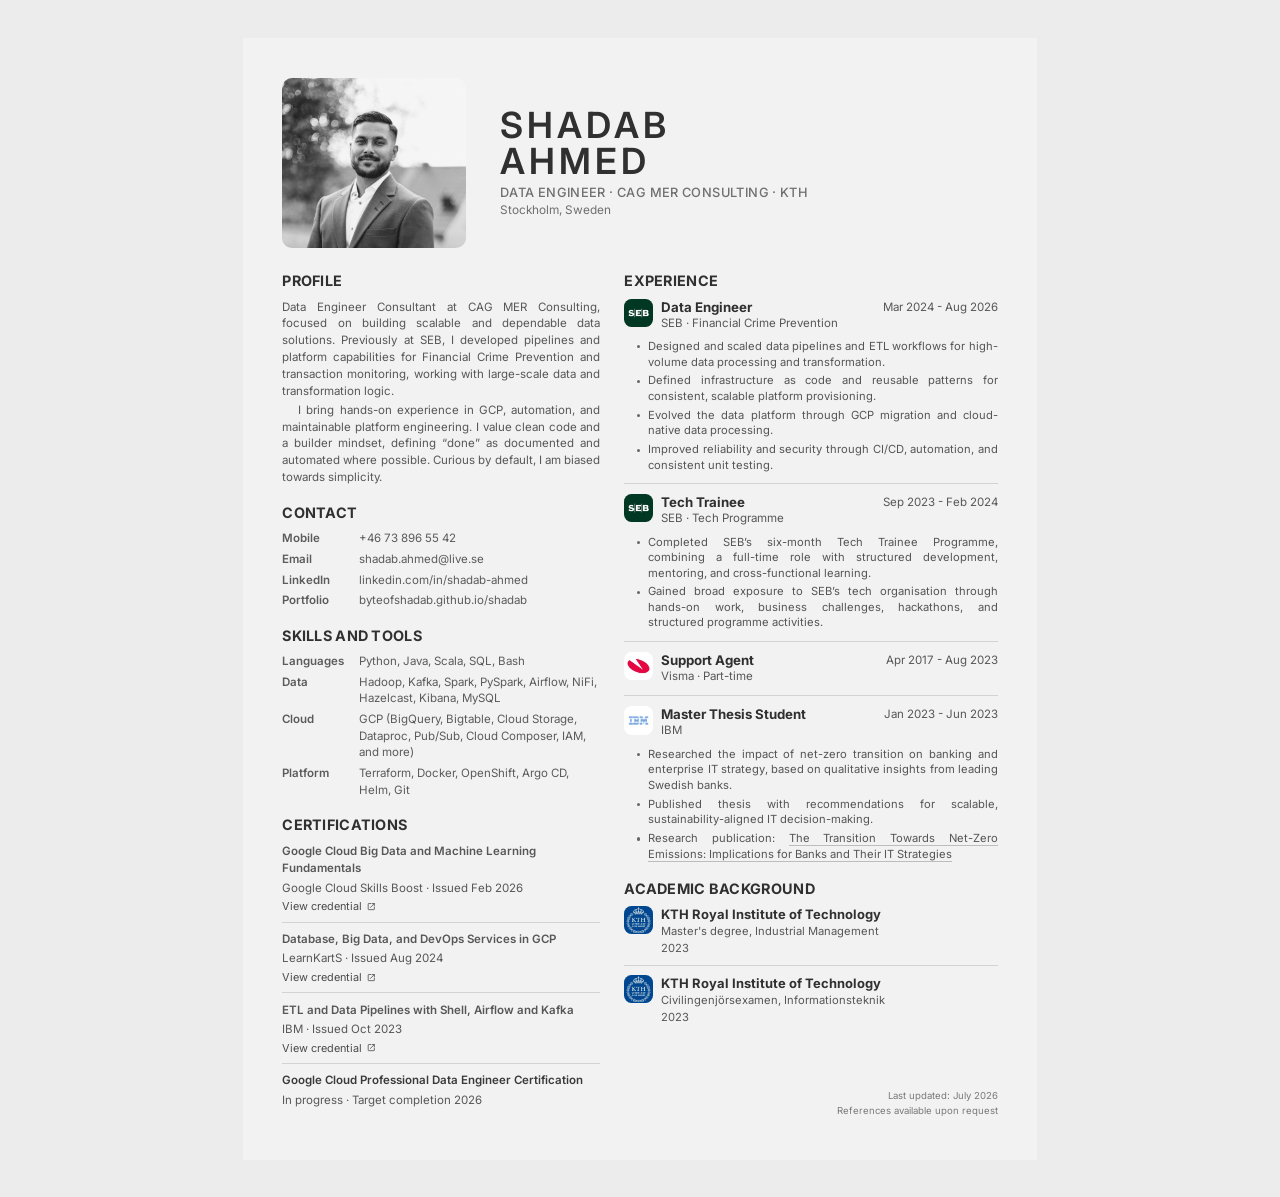
<file: cv/formal-cv.html>
<!DOCTYPE html>
<html lang="en">
<head>
  <meta charset="UTF-8" />
  <meta name="viewport" content="width=device-width, initial-scale=1.0" />
  <meta name="description" content="Formal CV - Shadab Ahmed" />
  <title>Shadab Ahmed &middot; CV</title>
  <link rel="preconnect" href="https://fonts.googleapis.com" />
  <link rel="preconnect" href="https://fonts.gstatic.com" crossorigin />
  <link href="https://fonts.googleapis.com/css2?family=Inter:wght@400;500;600;700&display=swap" rel="stylesheet" />
  <link rel="stylesheet" href="../css/formal-cv.css" />
</head>
<body>
  <main class="cv-sheet">
    <header class="cv-top">
      <figure class="cv-photo">
        <img src="../profile/profile-cropped.jpg" alt="Portrait of Shadab Ahmed" />
      </figure>

      <div class="cv-name-block">
        <h1>
          <span>SHADAB</span>
          <span>AHMED</span>
        </h1>
        <p class="cv-role">DATA ENGINEER &middot; CAG MER CONSULTING &middot; KTH</p>
        <p class="cv-location">Stockholm, Sweden</p>
      </div>
    </header>

    <section class="cv-columns">
      <div class="cv-col-left">
        <section class="cv-block cv-profile-block">
          <h2>Profile</h2>
          <p>
            Data Engineer Consultant at CAG MER Consulting, focused on building scalable and
            dependable data solutions. Previously at SEB, I developed pipelines and platform
            capabilities for Financial Crime Prevention and transaction monitoring, working
            with large-scale data and transformation logic.
            <span class="cv-indent">I bring hands-on experience in GCP, automation, and
              maintainable platform engineering. I value clean code and a builder mindset,
              defining “done” as documented and automated where possible. Curious by default,
              I am biased towards simplicity.
            </span>
          </p>
        </section>

        <section class="cv-block">
          <h2>Contact</h2>
          <ul class="detail-list">
            <li><strong>Mobile</strong> <a href="tel:+46738965542" target="_blank" rel="noopener noreferrer">+46 73 896 55 42</a></li>
            <li><strong>Email</strong> <a href="mailto:shadab.ahmed@live.se" target="_blank" rel="noopener noreferrer">shadab.ahmed@live.se</a></li>
            <li><strong>LinkedIn</strong> <a href="https://www.linkedin.com/in/shadab-ahmed-929481183/" target="_blank" rel="noopener noreferrer">linkedin.com/in/shadab-ahmed</a></li>
            <li><strong>Portfolio</strong> <a href="https://byteofshadab.github.io/shadab/" target="_blank" rel="noopener noreferrer">byteofshadab.github.io/shadab</a></li>
          </ul>
        </section>

        <section class="cv-block">
          <h2>Skills and Tools</h2>
          <ul class="skill-list">
            <li><strong>Languages</strong> Python, Java, Scala, SQL, Bash</li>
            <li><strong>Data</strong> Hadoop, Kafka, Spark, PySpark, Airflow, NiFi, Hazelcast, Kibana, MySQL</li>
            <li><strong>Cloud</strong> GCP (BigQuery, Bigtable, Cloud Storage, Dataproc, Pub/Sub, Cloud Composer, IAM, and more)</li>
            <li><strong>Platform</strong> Terraform, Docker, OpenShift, Argo CD, Helm, Git</li>
          </ul>
        </section>

        <section class="cv-block">
          <h2>Certifications</h2>
          <ul class="cert-list">
            <li class="cert-item">
              <p class="cert-name">Google Cloud Big Data and Machine Learning Fundamentals</p>
              <p class="cert-meta">Google Cloud Skills Boost &middot; Issued Feb 2026 </p>
              <a class="cert-link" href="https://www.coursera.org/account/accomplishments/verify/H1DDDD8MLZFL" target="_blank" rel="noopener noreferrer">
                <span>View credential</span>
                <svg viewBox="0 0 24 24" aria-hidden="true">
                  <path d="M14 5h5v5" fill="none" stroke="currentColor" stroke-width="1.8" stroke-linecap="round" stroke-linejoin="round" />
                  <path d="M10 14 19 5" fill="none" stroke="currentColor" stroke-width="1.8" stroke-linecap="round" />
                  <path d="M19 13v5a1 1 0 0 1-1 1h-12a1 1 0 0 1-1-1V6a1 1 0 0 1 1-1h5" fill="none" stroke="currentColor" stroke-width="1.8" stroke-linecap="round" />
                </svg>
              </a>
            </li>
            <li class="cert-item">
              <p class="cert-name">Database, Big Data, and DevOps Services in GCP</p>
              <p class="cert-meta">LearnKartS &middot; Issued Aug 2024 </p>
              <a class="cert-link" href="https://www.coursera.org/account/accomplishments/verify/EZM6YX4YM3XH" target="_blank" rel="noopener noreferrer">
                <span>View credential</span>
                <svg viewBox="0 0 24 24" aria-hidden="true">
                  <path d="M14 5h5v5" fill="none" stroke="currentColor" stroke-width="1.8" stroke-linecap="round" stroke-linejoin="round" />
                  <path d="M10 14 19 5" fill="none" stroke="currentColor" stroke-width="1.8" stroke-linecap="round" />
                  <path d="M19 13v5a1 1 0 0 1-1 1h-12a1 1 0 0 1-1-1V6a1 1 0 0 1 1-1h5" fill="none" stroke="currentColor" stroke-width="1.8" stroke-linecap="round" />
                </svg>
              </a>
            </li>
            <li class="cert-item">
              <p class="cert-name">ETL and Data Pipelines with Shell, Airflow and Kafka</p>
              <p class="cert-meta">IBM &middot; Issued Oct 2023 </p>
              <a class="cert-link" href="https://www.coursera.org/account/accomplishments/certificate/ZX5PS79YV9FN" target="_blank" rel="noopener noreferrer">
                <span>View credential</span>
                <svg viewBox="0 0 24 24" aria-hidden="true">
                  <path d="M14 5h5v5" fill="none" stroke="currentColor" stroke-width="1.8" stroke-linecap="round" stroke-linejoin="round" />
                  <path d="M10 14 19 5" fill="none" stroke="currentColor" stroke-width="1.8" stroke-linecap="round" />
                  <path d="M19 13v5a1 1 0 0 1-1 1h-12a1 1 0 0 1-1-1V6a1 1 0 0 1 1-1h5" fill="none" stroke="currentColor" stroke-width="1.8" stroke-linecap="round" />
                </svg>
              </a>
            </li>
            <li class="cert-item cert-item-progress">
              <p class="cert-name">Google Cloud Professional Data Engineer Certification</p>
              <p class="cert-meta">In progress &middot; Target completion 2026</p>
            </li>
          </ul>
        </section>
      </div>

      <div class="cv-col-right">
        <section class="cv-block">
          <h2>Experience</h2>

          <article class="exp-entry">
            <header class="exp-head">
              <div class="exp-left">
                <img class="org-logo" src="../logos/seb_logo.jpeg" alt="SEB logo" />
                <div>
                  <h3>Data Engineer</h3>
                  <p class="exp-org">SEB &middot; Financial Crime Prevention</p>
                </div>
              </div>
              <p class="exp-date">Mar 2024 - Aug 2026</p>
            </header>
            <ul class="exp-list">
              <li>Designed and scaled data pipelines and ETL workflows for high-volume data processing and transformation.</li>
              <li>Defined infrastructure as code and reusable patterns for consistent, scalable platform provisioning.</li>
              <li>Evolved the data platform through GCP migration and cloud-native data processing.</li>
              <li>Improved reliability and security through CI/CD, automation, and consistent unit testing.</li>
            </ul>
          </article>

          <article class="exp-entry">
            <header class="exp-head">
              <div class="exp-left">
                <img class="org-logo" src="../logos/seb_logo.jpeg" alt="SEB logo" />
                <div>
                  <h3>Tech Trainee</h3>
                  <p class="exp-org">SEB &middot; Tech Programme</p>
                </div>
              </div>
              <p class="exp-date">Sep 2023 - Feb 2024</p>
            </header>
            <ul class="exp-list">
              <li>Completed SEB’s six-month Tech Trainee Programme, combining a full-time role with structured development, mentoring, and cross-functional learning.</li>
              <li>Gained broad exposure to SEB’s tech organisation through hands-on work, business challenges, hackathons, and structured programme activities.</li>
            </ul>
          </article>

          <article class="exp-entry">
            <header class="exp-head">
              <div class="exp-left">
                <img class="org-logo" src="../logos/visma_logo.jpeg" alt="Visma logo" />
                <div>
                  <h3>Support Agent</h3>
                  <p class="exp-org">Visma &middot; Part-time</p>
                </div>
              </div>
              <p class="exp-date">Apr 2017 - Aug 2023</p>
            </header>
          </article>

          <article class="exp-entry">
            <header class="exp-head">
              <div class="exp-left">
                <img class="org-logo" src="../logos/ibm_logo.jpeg" alt="IBM logo" />
                <div>
                  <h3>Master Thesis Student</h3>
                  <p class="exp-org">IBM</p>
                </div>
              </div>
              <p class="exp-date">Jan 2023 - Jun 2023</p>
            </header>
            <ul class="exp-list">
              <li>Researched the impact of net-zero transition on banking and enterprise IT strategy, based on qualitative insights from leading Swedish banks.</li>
              <li>Published thesis with recommendations for scalable, sustainability-aligned IT decision-making.</li>
              <li>
                Research publication:
                <a href="https://kth.diva-portal.org/smash/record.jsf?pid=diva2%3A1768208&dswid=-8555" target="_blank" rel="noopener noreferrer">
                  The Transition Towards Net-Zero Emissions: Implications for Banks and Their IT Strategies
                </a>
              </li>
            </ul>
          </article>
        </section>

        <section class="cv-block">
          <h2>Academic Background</h2>

          <article class="edu-entry">
            <div class="edu-head">
              <img class="org-logo" src="../logos/kth_logo.jpeg" alt="KTH logo" />
              <div>
                <h3>KTH Royal Institute of Technology</h3>
                <p>Master's degree, Industrial Management</p>
                <p class="edu-date">2023</p>
              </div>
            </div>
          </article>

          <article class="edu-entry">
            <div class="edu-head">
              <img class="org-logo" src="../logos/kth_logo.jpeg" alt="KTH logo" />
              <div>
                <h3>KTH Royal Institute of Technology</h3>
                <p>Civilingenjörsexamen, Informationsteknik</p>
                <p class="edu-date">2023</p>
              </div>
            </div>
          </article>
        </section>

        <footer class="cv-footer-note" aria-label="CV metadata">
          <p>Last updated: July 2026</p>
          <p>References available upon request</p>
        </footer>

      </div>
    </section>
  </main>
</body>
</html>
</file>
<file: css/formal-cv.css>
:root {
  --bg: #ececec;
  --sheet: #f2f2f2;
  --text: #303030;
  --muted: #6f6f6f;
  --line: #d2d2d2;
  --font-main: "Inter", "Segoe UI", sans-serif;
}

* {
  box-sizing: border-box;
}

html,
body {
  margin: 0;
  padding: 0;
  background: var(--bg);
  color: var(--text);
  font-family: var(--font-main);
}

body {
  padding: 2.35rem 3.3rem;
}

a {
  color: inherit;
  text-decoration: none;
  border-bottom: 1px solid #bdbdbd;
}

.cv-sheet {
  width: min(8.27in, 100%);
  min-height: 11.69in;
  margin: 0 auto;
  padding: 2.55rem 2.45rem 2.1rem;
  background: var(--sheet);
}

.cv-top {
  display: grid;
  grid-template-columns: 12.6rem 1fr;
  gap: 1rem;
  align-items: center;
}

.cv-photo {
  margin: 0;
  width: 91%;
  justify-self: start;
  aspect-ratio: 200 / 185;
  overflow: hidden;
  border-radius: 10px;
}

.cv-photo img {
  width: 100%;
  height: 100%;
  display: block;
  object-fit: cover;
  object-position: 40% 24%;
  filter: none;
}

.cv-name-block h1 {
  margin: 0;
  display: grid;
  gap: 0.06em;
  font-size: 2.25rem;
  font-weight: 600;
  letter-spacing: 0.11em;
  line-height: 0.92;
}

.cv-role {
  margin: 0.45rem 0 0;
  font-size: 0.8rem;
  font-weight: 500;
  letter-spacing: 0.03em;
  color: var(--muted);
  text-transform: uppercase;
}

.cv-location {
  margin: 0.2rem 0 0;
  font-size: 0.74rem;
  color: var(--muted);
}

.cv-columns {
  margin-top: 1.5rem;
  display: grid;
  grid-template-columns: minmax(0, 46fr) minmax(0, 54fr);
  gap: 1.5rem;
}

.cv-col-left {
  padding-left: 0rem;
}

.cv-col-right {
  padding-right: 0rem;
  display: flex;
  flex-direction: column;
}

.cv-block {
  margin-top: 0;
}

.cv-block + .cv-block {
  margin-top: 1.1rem;
}

.cv-block h2 {
  margin: 0 0 0.59rem;
  font-size: 0.9rem;
  font-weight: 700;
  letter-spacing: 0.02em;
  text-transform: uppercase;
}

.cv-block p {
  margin: 0;
  font-size: 0.72rem;
  line-height: 1.55;
  color: #575757;
}

.cv-profile-block p {
  line-height: 1.47;
}

.cv-indent {
  display: block;
  margin-top: 0.1rem;
  text-indent: 1rem;
}

.detail-list,
.skill-list {
  margin: 0;
  padding: 0;
  list-style: none;
  display: grid;
  gap: 0.25rem;
}

.detail-list li,
.skill-list li {
  display: grid;
  grid-template-columns: 4.25rem 1fr;
  align-items: start;
  column-gap: 0.52rem;
  font-size: 0.72rem;
  line-height: 1.45;
  color: #5b5b5b;
}

.detail-list a {
  border-bottom: 0;
}

.cert-list {
  margin: 0;
  padding: 0;
  list-style: none;
  display: grid;
  gap: 0;
}

.detail-list strong,
.skill-list strong {
  font-weight: 600;
  margin-right: 0;
  white-space: nowrap;
}

.cert-item {
  padding: 0.52rem 0;
  border-bottom: 1px solid var(--line);
}

.cert-item:first-child {
  padding-top: 0;
}

.cert-item:last-child {
  border-bottom: 0;
}

.cert-name {
  margin: 0;
  font-size: 0.74rem;
  line-height: 1.3;
  font-weight: 600;
  color: #313131;
}

.cert-meta {
  margin: 0;
  font-size: 0.69rem;
  line-height: 1.3;
  color: #636363;
}

.cert-link {
  display: flex;
  width: max-content;
  align-items: center;
  gap: 0.26rem;
  margin: 0;
  padding: 0;
  font-size: 0.68rem;
  line-height: 1.3;
  color: #4b4b4b;
  border-bottom: 0;
  text-decoration: none;
}

.cert-name + .cert-meta,
.cert-meta + .cert-link {
  margin-top: 0.1rem;
}

.cert-link svg {
  width: 0.66rem;
  height: 0.66rem;
  flex: 0 0 auto;
  transform: translateY(0.02rem);
}

.cert-item-progress .cert-name {
  color: #3a3a3a;
}

.exp-entry {
  --exp-logo-size: 1.77rem;
  --exp-logo-gap: 0.5rem;
  --exp-bullet-size: 0.2rem;
  --exp-bullet-x: calc((var(--exp-logo-size) / 2) - (var(--exp-bullet-size) / 2));
  --exp-bullet-text-gap: 0.52rem;
  padding-top: 0.62rem;
  margin-top: 0.62rem;
  border-top: 1px solid var(--line);
}

.exp-entry:first-of-type {
  border-top: 0;
  margin-top: 0;
  padding-top: 0;
}

.exp-head {
  display: grid;
  grid-template-columns: minmax(0, 1fr) auto;
  align-items: flex-start;
  column-gap: 0.5rem;
}

.exp-left {
  display: flex;
  align-items: flex-start;
  gap: 0.5rem;
  flex: 1 1 auto;
  min-width: 0;
}

.exp-left > div {
  min-width: 0;
}

.exp-head h3 {
  margin: 0;
  font-size: 0.83rem;
  font-weight: 700;
  color: #2f2f2f;
}

.exp-date {
  margin: 0;
  font-size: 0.67rem;
  color: var(--muted);
  white-space: nowrap;
  text-align: right;
  margin-top: 0.11rem;
  padding-right: 0;
  line-height: 1.2;
}

.exp-org {
  margin-top: 0.11rem;
  font-size: 0.7rem;
  color: #5f5f5f;
}

.exp-list {
  margin: 0.42rem 0 0;
  padding-left: 0;
  list-style: none;
  display: grid;
  gap: 0.22rem;
}

.org-logo {
  width: 1.77rem;
  height: 1.77rem;
  border-radius: 0.47rem;
  object-fit: cover;
  flex: 0 0 auto;
}

.exp-list li {
  position: relative;
  padding-left: calc(var(--exp-bullet-x) + var(--exp-bullet-size) + var(--exp-bullet-text-gap));
  font-size: 0.7rem;
  line-height: 1.38;
  color: #555555;
}

.exp-list li::before {
  content: "";
  position: absolute;
  left: var(--exp-bullet-x);
  top: calc(0.7em - (var(--exp-bullet-size) / 2));
  width: var(--exp-bullet-size);
  height: var(--exp-bullet-size);
  border-radius: 999px;
  background: #666666;
}

.cv-block > p,
.exp-list li,
.cert-meta,
.edu-entry p:not(.edu-date) {
  text-align: justify;
  text-justify: inter-word;
}

.edu-entry {
  padding-top: 0.55rem;
  margin-top: 0.55rem;
  border-top: 1px solid var(--line);
}

.edu-entry:first-of-type {
  border-top: 0;
  margin-top: 0;
  padding-top: 0;
}

.edu-entry h3 {
  margin: 0;
  font-size: 0.81rem;
  font-weight: 700;
}

.edu-head {
  display: flex;
  align-items: flex-start;
  gap: 0.5rem;
}

.edu-entry p {
  margin-top: 0.13rem;
  font-size: 0.7rem;
  line-height: 1.35;
}

.edu-date {
  color: var(--muted);
}

.cv-footer-note {
  margin-top: auto;
  padding-top: 0.75rem;
  text-align: right;
}

.cv-footer-note p {
  margin: 0;
  font-size: 0.6rem;
  line-height: 1.35;
  color: #7a7a7a;
}

.cv-footer-note p + p {
  margin-top: 0.12rem;
}

@media screen and (max-width: 900px) {
  body {
    padding: 0.5rem;
  }

  .cv-sheet {
    width: 100%;
    min-height: auto;
    padding: 1rem;
    margin: 0 auto;
  }

  .cv-top {
    grid-template-columns: 1fr;
    gap: 0.8rem;
  }

  .cv-photo {
    max-width: 360px;
    margin: 0 auto;
  }

  .cv-name-block h1 {
    font-size: 2rem;
  }

  .cv-columns {
    grid-template-columns: 1fr;
    gap: 1rem;
    margin-top: 1rem;
  }

  .cv-col-right {
    padding-right: 0;
  }

  .cv-col-left {
    padding-left: 0;
  }

  .exp-date {
    text-align: left;
  }

  .cv-footer-note {
    margin-top: 1rem;
    text-align: left;
  }
}

@media print {
  @page {
    size: A4;
    margin: 0;
  }

  html,
  body {
    background: #ffffff;
    padding: 0;
  }

  .cv-sheet {
    width: 8.27in;
    min-height: 11.69in;
    margin: 0;
    padding: 2.35rem 2.25rem 1.95rem;
    background: #ffffff;
    position: relative;
    box-shadow: none;
    break-after: auto;
    page-break-after: auto;
  }

  .cv-col-right {
    padding-right: 0;
    display: block;
  }

  .cv-col-left {
    padding-left: 0;
  }

  .cv-block,
  .exp-entry,
  .edu-entry {
    break-inside: avoid;
    page-break-inside: avoid;
  }

  .cv-footer-note {
    position: absolute;
    right: 2.25rem;
    bottom: 1.95rem;
    margin-top: 0;
    text-align: right;
  }
}
</file>
